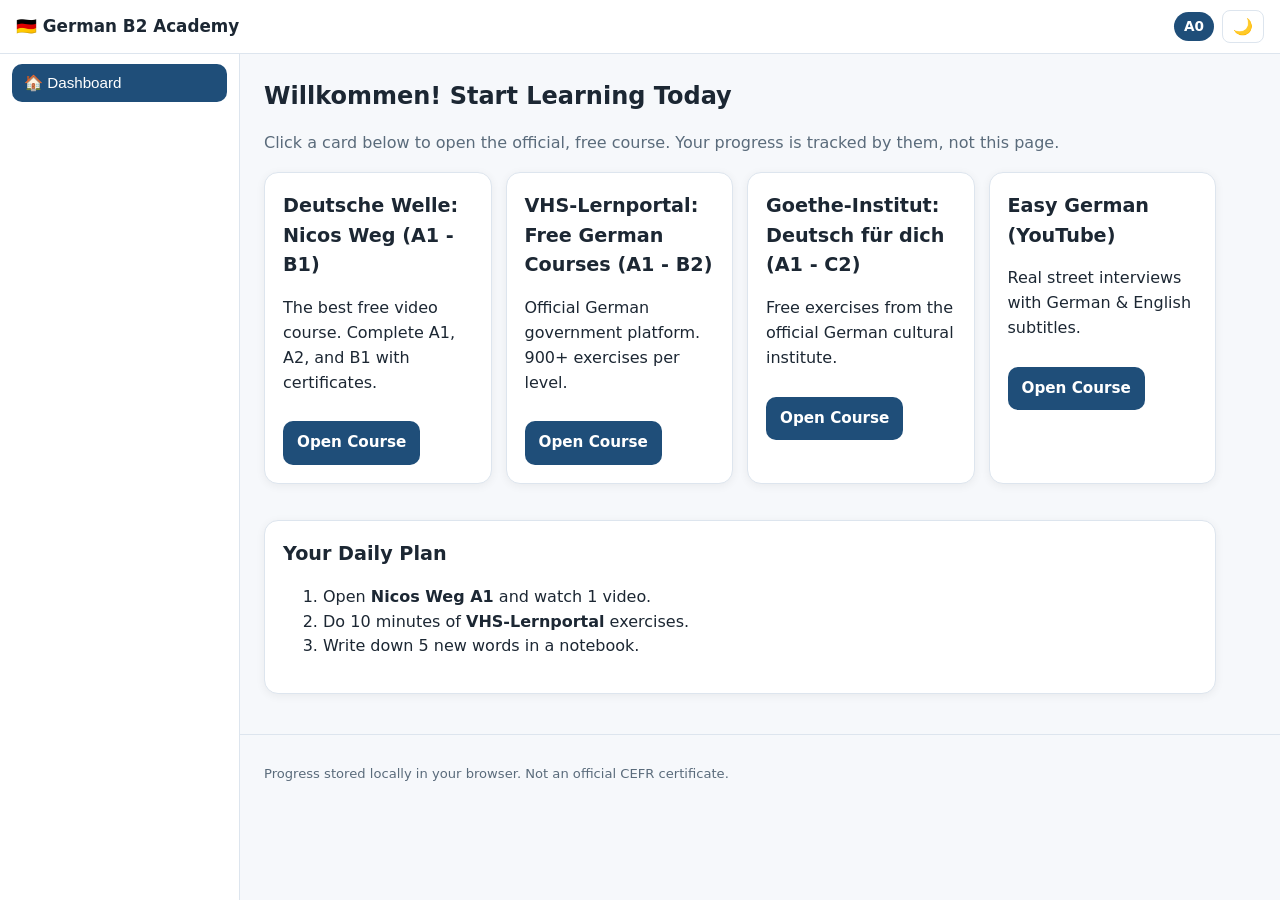
<file: index.html>
<!DOCTYPE html>
<html lang="en" dir="ltr">
<head>
<meta charset="utf-8">
<meta name="viewport" content="width=device-width, initial-scale=1">
<title>German B2 Academy</title>
<link rel="manifest" href="manifest.json">
<link rel="stylesheet" href="styles.css">
<meta name="theme-color" content="#1f4e79">
</head>
<body>
<a class="skip-link" href="#main">Skip to content</a>

<header class="topbar">
  <button class="menu-btn" id="menuBtn" aria-label="Toggle navigation" aria-expanded="false">☰</button>
  <div class="brand">🇩🇪 German B2 Academy</div>
  <div class="topbar-actions">
    <span class="level-pill" id="levelPill" title="Estimated level">A0</span>
    <button class="icon-btn" id="themeBtn" aria-label="Toggle dark mode">🌙</button>
  </div>
</header>

<nav class="sidebar" id="sidebar" aria-label="Main navigation">
  <ul>
    <li><button data-view="dashboard" class="nav-link active">🏠 Dashboard</button></li>
    <!--
    <li><button data-view="roadmap"   class="nav-link">🗺️ Roadmap</button></li>
    <li><button data-view="lesson"    class="nav-link">📘 Lesson</button></li>
    <li><button data-view="vocab"     class="nav-link">🃏 Vocabulary</button></li>
    <li><button data-view="quiz"      class="nav-link">📝 Quizzes</button></li>
    <li><button data-view="mistakes"  class="nav-link">📓 Mistake Notebook</button></li>
    <li><button data-view="resources" class="nav-link">🔗 Resources</button></li>
    <li><button data-view="progress"  class="nav-link">📊 Progress</button></li>
    <li><button data-view="settings"  class="nav-link">⚙️ Settings &amp; Backup</button></li> -->
  </ul>
</nav>

<main id="main" class="content" tabindex="-1">
  <noscript>This app requires JavaScript. Please enable it.</noscript>
</main>

<footer class="site-footer">
  <p>Progress stored locally in your browser. Not an official CEFR certificate.</p>
</footer>

<script src="app.js" defer></script>
</body>
</html>
</file>
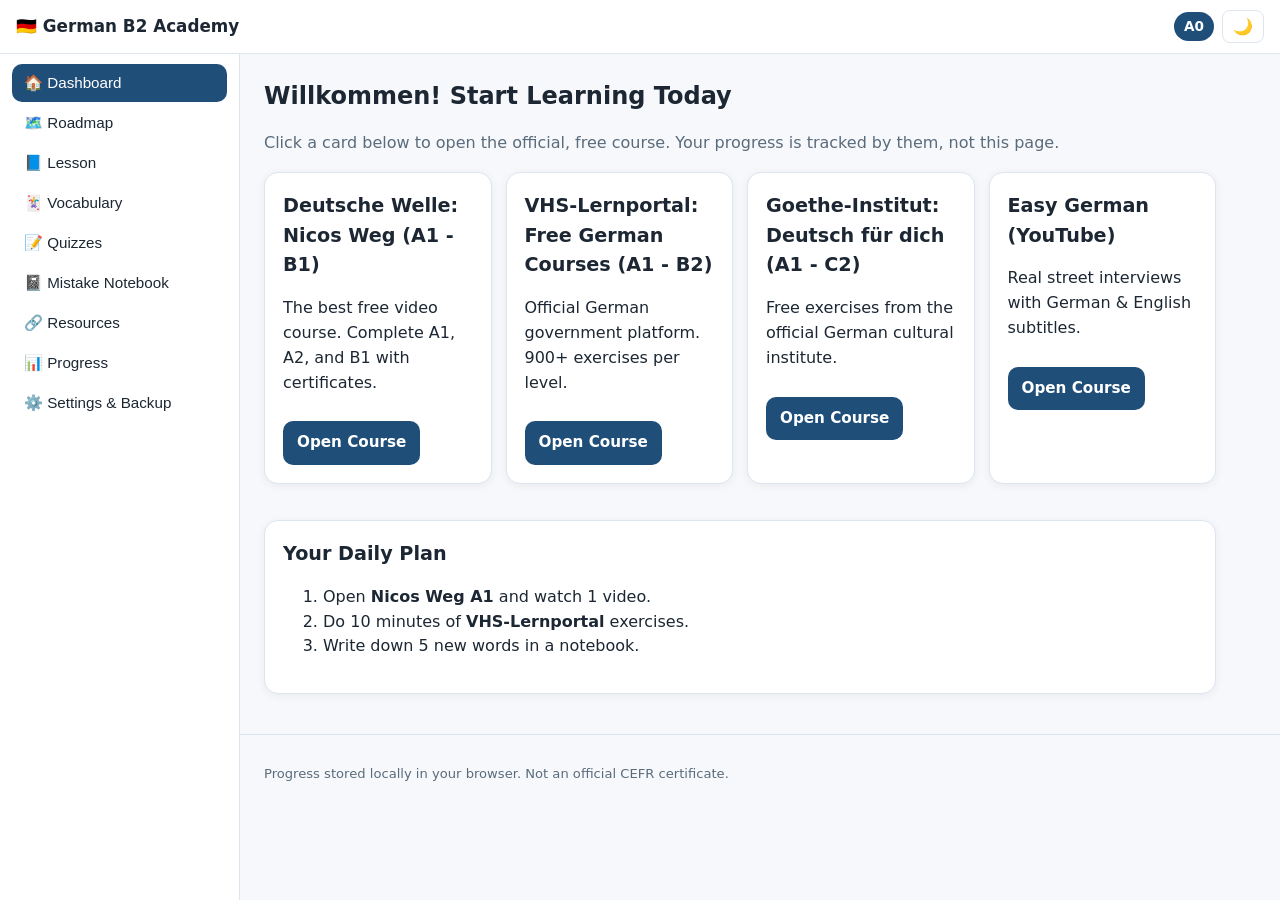
<file: index.html.html>
<!DOCTYPE html>
<html lang="en" dir="ltr">
<head>
<meta charset="utf-8">
<meta name="viewport" content="width=device-width, initial-scale=1">
<title>German B2 Academy</title>
<link rel="manifest" href="manifest.json">
<link rel="stylesheet" href="styles.css">
<meta name="theme-color" content="#1f4e79">
</head>
<body>
<a class="skip-link" href="#main">Skip to content</a>

<header class="topbar">
  <button class="menu-btn" id="menuBtn" aria-label="Toggle navigation" aria-expanded="false">☰</button>
  <div class="brand">🇩🇪 German B2 Academy</div>
  <div class="topbar-actions">
    <span class="level-pill" id="levelPill" title="Estimated level">A0</span>
    <button class="icon-btn" id="themeBtn" aria-label="Toggle dark mode">🌙</button>
  </div>
</header>

<nav class="sidebar" id="sidebar" aria-label="Main navigation">
  <ul>
    <li><button data-view="dashboard" class="nav-link active">🏠 Dashboard</button></li>
    <li><button data-view="roadmap"   class="nav-link">🗺️ Roadmap</button></li>
    <li><button data-view="lesson"    class="nav-link">📘 Lesson</button></li>
    <li><button data-view="vocab"     class="nav-link">🃏 Vocabulary</button></li>
    <li><button data-view="quiz"      class="nav-link">📝 Quizzes</button></li>
    <li><button data-view="mistakes"  class="nav-link">📓 Mistake Notebook</button></li>
    <li><button data-view="resources" class="nav-link">🔗 Resources</button></li>
    <li><button data-view="progress"  class="nav-link">📊 Progress</button></li>
    <li><button data-view="settings"  class="nav-link">⚙️ Settings &amp; Backup</button></li>
  </ul>
</nav>

<main id="main" class="content" tabindex="-1">
  <noscript>This app requires JavaScript. Please enable it.</noscript>
</main>

<footer class="site-footer">
  <p>Progress stored locally in your browser. Not an official CEFR certificate.</p>
</footer>

<script src="app.js" defer></script>
</body>
</html>
</file>
<file: styles.css>
:root{
  --bg:#f6f8fb; --fg:#1c2733; --muted:#5a6b7b;
  --card:#ffffff; --border:#dde5ee; --primary:#1f4e79; --primary-2:#2e7fb8;
  --ok:#2e7d32; --err:#c62828; --warn:#b26a00;
  --shadow:0 2px 10px rgba(0,0,0,.06); --radius:14px;
}
[data-theme="dark"]{
  --bg:#0f1720; --fg:#e7eef5; --muted:#9fb1c1; --card:#15202b;
  --border:#243544; --primary:#4ea3e0; --primary-2:#7ec2ef;
  --shadow:0 2px 10px rgba(0,0,0,.4);
}
*{box-sizing:border-box}
html,body{margin:0;padding:0;background:var(--bg);color:var(--fg);
  font-family:system-ui,-apple-system,"Segoe UI",Roboto,Arial,sans-serif;line-height:1.55}
a{color:var(--primary-2)}
.skip-link{position:absolute;left:-9999px;top:0;background:var(--primary);color:#fff;padding:8px 12px;z-index:100}
.skip-link:focus{left:8px;top:8px}

.topbar{display:flex;align-items:center;gap:12px;padding:10px 16px;
  background:var(--card);border-bottom:1px solid var(--border);position:sticky;top:0;z-index:20}
.brand{font-weight:700;font-size:1.05rem}
.topbar-actions{margin-left:auto;display:flex;gap:8px;align-items:center}
.menu-btn,.icon-btn{background:transparent;border:1px solid var(--border);border-radius:8px;
  padding:6px 10px;font-size:1rem;cursor:pointer;color:var(--fg)}
.menu-btn{display:none}
.level-pill{background:var(--primary);color:#fff;padding:4px 10px;border-radius:999px;
  font-size:.85rem;font-weight:600}

.sidebar{position:fixed;top:0;left:0;bottom:0;width:240px;background:var(--card);
  border-right:1px solid var(--border);padding:64px 12px 12px;overflow-y:auto}
.sidebar ul{list-style:none;padding:0;margin:0}
.sidebar .nav-link{display:block;width:100%;text-align:left;background:transparent;border:0;
  padding:10px 12px;border-radius:10px;color:var(--fg);cursor:pointer;
  font-size:.95rem;margin-bottom:2px}
.sidebar .nav-link:hover,.sidebar .nav-link.active{background:var(--primary);color:#fff}

.content{margin-left:240px;padding:24px;max-width:1000px}
.site-footer{margin-left:240px;padding:16px 24px;color:var(--muted);
  font-size:.82rem;border-top:1px solid var(--border)}

@media (max-width:820px){
  .menu-btn{display:inline-block}
  .sidebar{transform:translateX(-100%);transition:transform .2s;z-index:30;
    box-shadow:var(--shadow)}
  .sidebar.open{transform:translateX(0)}
  .content,.site-footer{margin-left:0}
}

.card{background:var(--card);border:1px solid var(--border);border-radius:var(--radius);
  padding:18px;box-shadow:var(--shadow);margin-bottom:16px}
.card h2{margin-top:0}
.grid{display:grid;grid-template-columns:repeat(auto-fit,minmax(220px,1fr));gap:14px}
.level-card{padding:16px;border-radius:var(--radius);background:var(--card);
  border:1px solid var(--border);display:flex;flex-direction:column;gap:6px}
.level-card .lvl{font-weight:700;color:var(--primary-2)}
.progress-bar{background:var(--border);border-radius:999px;height:10px;overflow:hidden;margin:6px 0}
.progress-bar > span{display:block;height:100%;background:var(--primary-2);width:0;transition:width .3s}

.btn{background:var(--primary);color:#fff;border:0;border-radius:10px;padding:10px 14px;
  font-weight:600;cursor:pointer;font-size:.95rem}
.btn.secondary{background:transparent;color:var(--primary-2);border:1px solid var(--primary-2)}
.btn.danger{background:var(--err)}
.btn:disabled{opacity:.5;cursor:not-allowed}

.q-block{margin:14px 0;padding:14px;border:1px solid var(--border);
  border-radius:12px;background:var(--card)}
.q-block .prompt{font-weight:600;margin-bottom:8px}
.q-block label{display:block;padding:6px 0;cursor:pointer}
.feedback{margin-top:8px;padding:8px 10px;border-radius:8px;font-size:.92rem}
.feedback.ok{background:rgba(46,125,50,.12);color:var(--ok);border:1px solid rgba(46,125,50,.35)}
.feedback.err{background:rgba(198,40,40,.10);color:var(--err);border:1px solid rgba(198,40,40,.3)}
.feedback.info{background:rgba(46,127,184,.10);color:var(--primary-2);border:1px solid rgba(46,127,184,.35)}

.lesson-section{margin-bottom:22px}
.lesson-section h3{margin-bottom:8px;color:var(--primary-2)}
.urdu{direction:rtl;text-align:right;
  font-family:"Noto Nastaliq Urdu","Jameel Noori Nastaleeq",serif;
  font-size:1.05rem;line-height:2}
.de{font-weight:600}
.en{color:var(--muted)}
.phrase-table{width:100%;border-collapse:collapse;margin:8px 0;font-size:.94rem}
.phrase-table th,.phrase-table td{border-bottom:1px solid var(--border);
  padding:8px;text-align:left;vertical-align:top}
.phrase-table th{background:rgba(0,0,0,.03);font-weight:600}
[data-theme="dark"] .phrase-table th{background:rgba(255,255,255,.05)}
.phrase-table td.urdu-cell{direction:rtl;text-align:right;
  font-family:"Noto Nastaliq Urdu",serif}

.flashcard{perspective:800px;height:180px;margin:16px 0;cursor:pointer}
.flashcard .inner{position:relative;width:100%;height:100%;transition:transform .5s;
  transform-style:preserve-3d}
.flashcard.flipped .inner{transform:rotateY(180deg)}
.flashcard .face{position:absolute;inset:0;display:flex;align-items:center;
  justify-content:center;flex-direction:column;padding:16px;border-radius:var(--radius);
  background:var(--card);border:1px solid var(--border);backface-visibility:hidden;
  text-align:center;gap:6px}
.flashcard .back{transform:rotateY(180deg)}

.chip{display:inline-block;background:rgba(46,127,184,.15);color:var(--primary-2);
  padding:3px 10px;border-radius:999px;font-size:.82rem;margin:2px 4px 2px 0}
input[type=text],select,textarea{width:100%;padding:8px 10px;border:1px solid var(--border);
  border-radius:8px;background:var(--card);color:var(--fg);font-size:1rem;
  font-family:inherit}
textarea{min-height:80px;resize:vertical}
label.field{display:block;margin-bottom:10px;font-size:.92rem;color:var(--muted)}
label.field > span{display:block;margin-bottom:4px;color:var(--fg);font-weight:600}
table.data{width:100%;border-collapse:collapse;font-size:.92rem}
table.data th,table.data td{padding:6px 8px;border-bottom:1px solid var(--border);text-align:left}
h1{font-size:1.5rem;margin:0 0 6px}
h2{font-size:1.2rem}
h3{font-size:1.05rem}
.muted{color:var(--muted)}
.row{display:flex;gap:10px;flex-wrap:wrap;align-items:center}
.row > *{flex:0 0 auto}
.spacer{flex:1 1 auto}
.lesson-list{list-style:none;padding:0;margin:0}
.lesson-list li{padding:10px;border:1px solid var(--border);border-radius:10px;
  margin-bottom:8px;display:flex;gap:12px;align-items:center}
.lesson-list .meta{color:var(--muted);font-size:.85rem}
.lesson-list button{margin-left:auto}
</file>
